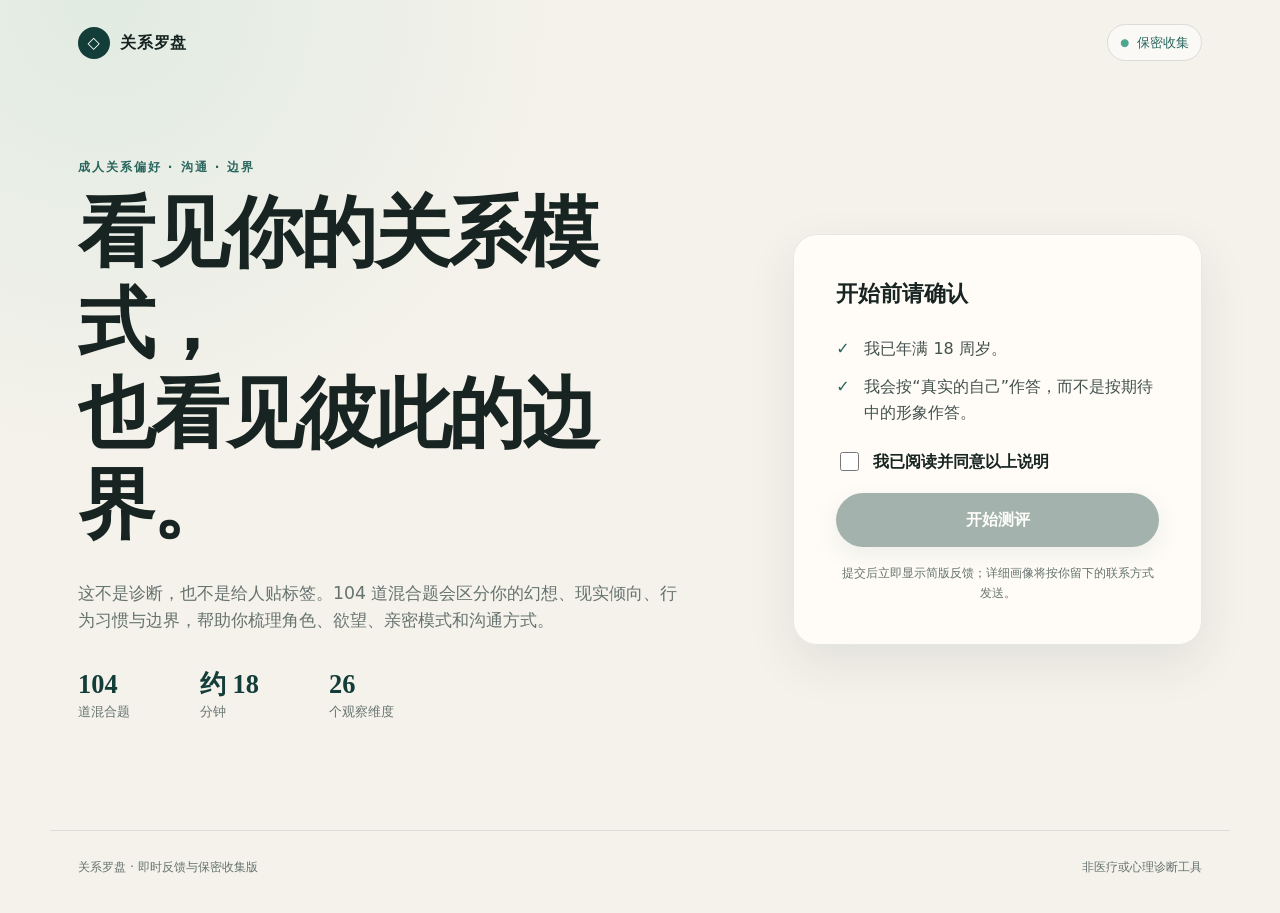
<file: index.html>
<!doctype html>
<html lang="zh-CN">
<head>
  <meta charset="utf-8">
  <meta name="viewport" content="width=device-width, initial-scale=1, viewport-fit=cover">
  <meta name="theme-color" content="#122c2a">
  <meta name="description" content="成人亲密关系偏好、沟通方式与边界探索测评。提交后即时获得简版反馈。">
  <title>关系偏好与边界探索测评</title>
  <link rel="icon" href="data:image/svg+xml,%3Csvg xmlns='http://www.w3.org/2000/svg' viewBox='0 0 64 64'%3E%3Crect width='64' height='64' rx='32' fill='%23123d38'/%3E%3Cpath d='M32 15 49 32 32 49 15 32Z' fill='none' stroke='%23fff' stroke-width='4'/%3E%3C/svg%3E">
  <link rel="stylesheet" href="styles.css">
</head>
<body>
  <a class="skip-link" href="#main">跳到主要内容</a>
  <header class="topbar">
    <a class="brand" href="#" aria-label="返回首页">
      <span class="brand-mark" aria-hidden="true">◇</span>
      <span>关系罗盘</span>
    </a>
    <span class="privacy-pill"><span aria-hidden="true">●</span> 保密收集</span>
  </header>

  <main id="main">
    <section id="welcome-view" class="view hero" aria-labelledby="welcome-title">
      <div class="hero-copy">
        <p class="eyebrow">成人关系偏好 · 沟通 · 边界</p>
        <h1 id="welcome-title">看见你的关系模式，<br>也看见彼此的边界。</h1>
        <p class="lead">这不是诊断，也不是给人贴标签。104 道混合题会区分你的幻想、现实倾向、行为习惯与边界，帮助你梳理角色、欲望、亲密模式和沟通方式。</p>
        <div class="hero-stats" aria-label="测评信息">
          <div><strong>104</strong><span>道混合题</span></div>
          <div><strong>约 18</strong><span>分钟</span></div>
          <div><strong>26</strong><span>个观察维度</span></div>
        </div>
      </div>

      <aside class="start-card" aria-label="开始测评">
        <h2>开始前请确认</h2>
        <ul class="check-list">
          <li>我已年满 18 周岁。</li>
          <li>我会按“真实的自己”作答，而不是按期待中的形象作答。</li>
        </ul>
        <label class="consent-row">
          <input id="consent" type="checkbox">
          <span>我已阅读并同意以上说明</span>
        </label>
        <button id="start-button" class="primary-button" type="button" disabled>开始测评</button>
        <button id="resume-button" class="text-button hidden" type="button">继续上次进度</button>
        <p id="backend-status" class="microcopy">提交后立即显示简版反馈；详细画像将按你留下的联系方式发送。</p>
      </aside>
    </section>

    <section id="contact-view" class="view contact-shell hidden" aria-labelledby="contact-title">
      <div class="contact-intro">
        <p class="eyebrow">最后一步</p>
        <h1 id="contact-title">留下接收详细报告的方式</h1>
        <p>提交成功后，你会立即看到简版反馈。问卷发起者会结合答卷生成更详细的人格画像，并通过下方联系方式发送给你。</p>
      </div>
      <form id="contact-form" class="contact-card" novalidate>
        <label class="field-label" for="display-name">怎么称呼你 <span>选填</span></label>
        <input id="display-name" class="text-input" type="text" maxlength="40" autocomplete="nickname" placeholder="昵称即可，不必填写真实姓名">

        <label class="field-label" for="contact-kind">接收方式</label>
        <select id="contact-kind" class="text-input" required>
          <option value="">请选择</option>
          <option value="QQ">QQ</option>
          <option value="微信">微信</option>
          <option value="邮箱">邮箱</option>
          <option value="其他">其他</option>
        </select>

        <label class="field-label" for="contact-value">联系方式</label>
        <input id="contact-value" class="text-input" type="text" maxlength="120" autocomplete="off" placeholder="请输入QQ号、微信号、邮箱或其他联系方式" required>

        <div class="privacy-box">
          <h2>隐私与数据使用说明</h2>
          <p>本次填写内容仅问卷发起者可知，数据仅用于为你生成并发送详细画像报告，不会对外传播。你留下的联系方式仅用于接收报告及与本次报告有关的必要沟通。请勿填写身份证号、住址、单位等无关信息。</p>
        </div>

        <label class="consent-row">
          <input id="collection-consent" type="checkbox" required>
          <span>我已了解上述用途，并同意提交本次答案和联系方式</span>
        </label>
        <p id="submit-error" class="form-error hidden" role="alert"></p>
        <div class="quiz-actions">
          <button id="contact-back-button" class="secondary-button" type="button">返回检查答案</button>
          <button id="submit-response-button" class="primary-button" type="submit">保密提交并查看反馈</button>
        </div>
      </form>
    </section>

    <section id="quiz-view" class="view quiz-shell hidden" aria-labelledby="quiz-title">
      <div class="quiz-header">
        <div>
          <p class="eyebrow">关系罗盘 · 自我探索版</p>
          <h1 id="quiz-title">请选择最接近你真实状态的答案</h1>
          <p class="quiz-note">题目会在取舍、频率、吸引程度和现实习惯之间切换，请留意每题选项含义。</p>
        </div>
        <button id="save-exit-button" class="ghost-button" type="button">保存并退出</button>
      </div>

      <div class="progress-wrap">
        <div class="progress-meta"><span id="progress-label">第 1 / 21 页</span><span id="answer-count">已答 0 / 104</span></div>
        <div class="progress-track" role="progressbar" aria-label="答题进度" aria-valuemin="0" aria-valuemax="100" aria-valuenow="0">
          <div id="progress-bar" class="progress-bar"></div>
        </div>
      </div>

      <form id="question-form" novalidate>
        <div id="questions-container" class="questions-list"></div>
        <p id="form-error" class="form-error hidden" role="alert">请完成本页全部题目后再继续。</p>
        <div class="quiz-actions">
          <button id="prev-button" class="secondary-button" type="button">上一页</button>
          <button id="next-button" class="primary-button" type="submit">下一页</button>
        </div>
      </form>
    </section>

    <section id="result-view" class="view result-shell hidden" aria-labelledby="result-title">
      <div class="result-hero">
        <p class="eyebrow">你的关系罗盘类型</p>
        <p id="type-code" class="type-code">—</p>
        <h1 id="result-title">正在生成结果…</h1>
        <p id="result-tagline" class="result-tagline"></p>
        <p id="result-summary" class="result-summary"></p>
        <div class="result-actions">
          <button id="copy-result-button" class="primary-button" type="button">复制结果摘要</button>
          <button id="download-result-button" class="secondary-button" type="button">导出个人数据</button>
        </div>
      </div>

      <div class="result-grid">
        <article class="panel radar-panel">
          <div class="panel-heading"><div><p class="eyebrow">核心轮廓</p><h2>你的关系雷达</h2></div><span class="panel-note">0–10</span></div>
          <div id="radar-chart" class="radar-chart"></div>
        </article>
        <article class="panel">
          <div class="panel-heading"><div><p class="eyebrow">维度概览</p><h2>你的突出倾向</h2></div><span class="panel-note">0–10</span></div>
          <div id="score-bars" class="score-bars"></div>
        </article>
        <article class="panel full-width-panel">
          <p class="eyebrow">个性化解读</p>
          <h2>更适合你的互动方式</h2>
          <div id="insights" class="insights"></div>
        </article>
      </div>

      <article class="panel full-panel">
        <p class="eyebrow">使用说明</p>
        <h2>把结果当作沟通起点，而不是结论</h2>
        <p>分数代表你在当前阶段对某类关系体验的自我认同程度，不代表能力、价值或固定身份。关系中的任何探索都应建立在成年人之间知情、自愿、可撤回的同意上；安全词、事前协商和事后照护比“类型匹配”更重要。详细画像将由问卷发起者通过你留下的联系方式发送。</p>
      </article>

      <div class="bottom-actions">
        <button id="restart-button" class="text-button" type="button">清除答案并重新测试</button>
      </div>
    </section>
  </main>

  <footer>
    <span>关系罗盘 · 即时反馈与保密收集版</span>
    <span>非医疗或心理诊断工具</span>
  </footer>

  <script src="config.js"></script>
  <script src="backend.js"></script>
  <script src="questions.js"></script>
  <script src="app.js"></script>
</body>
</html>
</file>
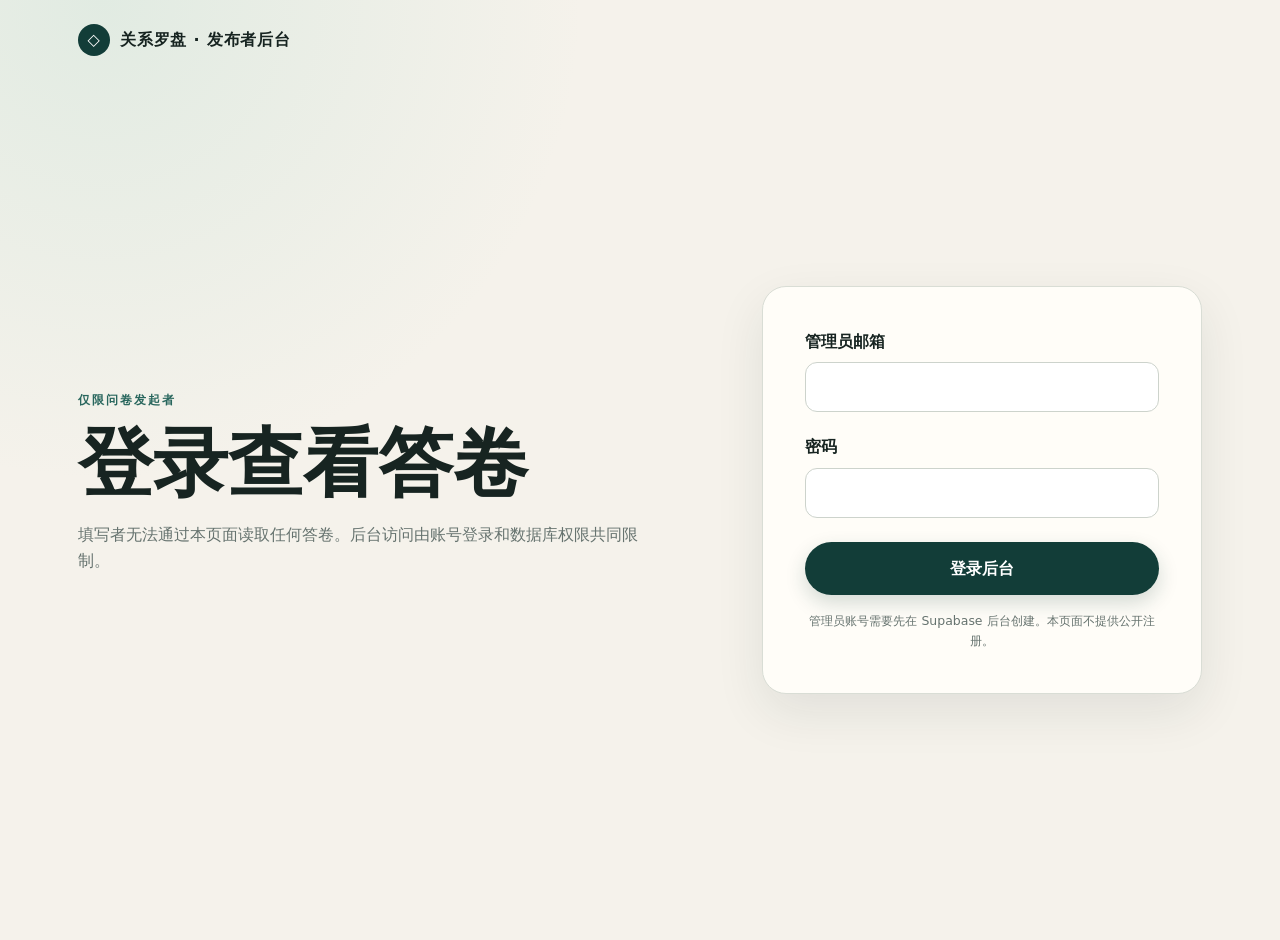
<file: admin.html>
<!doctype html>
<html lang="zh-CN">
<head>
  <meta charset="utf-8">
  <meta name="viewport" content="width=device-width, initial-scale=1">
  <meta name="theme-color" content="#122c2a">
  <meta name="robots" content="noindex,nofollow">
  <title>关系罗盘 · 发布者后台</title>
  <link rel="icon" href="data:image/svg+xml,%3Csvg xmlns='http://www.w3.org/2000/svg' viewBox='0 0 64 64'%3E%3Crect width='64' height='64' rx='32' fill='%23123d38'/%3E%3Cpath d='M32 15 49 32 32 49 15 32Z' fill='none' stroke='%23fff' stroke-width='4'/%3E%3C/svg%3E">
  <link rel="stylesheet" href="styles.css">
  <link rel="stylesheet" href="admin.css">
</head>
<body class="admin-body">
  <header class="topbar admin-topbar">
    <a class="brand" href="index.html"><span class="brand-mark" aria-hidden="true">◇</span><span>关系罗盘 · 发布者后台</span></a>
    <button id="logout-button" class="ghost-button hidden" type="button">退出登录</button>
  </header>

  <main class="admin-main">
    <section id="login-view" class="login-shell">
      <div>
        <p class="eyebrow">仅限问卷发起者</p>
        <h1>登录查看答卷</h1>
        <p>填写者无法通过本页面读取任何答卷。后台访问由账号登录和数据库权限共同限制。</p>
      </div>
      <form id="login-form" class="contact-card">
        <label class="field-label" for="admin-email">管理员邮箱</label>
        <input id="admin-email" class="text-input" type="email" autocomplete="username" required>
        <label class="field-label" for="admin-password">密码</label>
        <input id="admin-password" class="text-input" type="password" autocomplete="current-password" required>
        <p id="login-error" class="form-error hidden" role="alert"></p>
        <button id="login-button" class="primary-button full-button" type="submit">登录后台</button>
        <p class="microcopy">管理员账号需要先在 Supabase 后台创建。本页面不提供公开注册。</p>
      </form>
    </section>

    <section id="dashboard-view" class="hidden" aria-labelledby="dashboard-title">
      <div class="dashboard-heading">
        <div><p class="eyebrow">答卷概览</p><h1 id="dashboard-title">关系画像收集后台</h1><p id="survey-meta" class="dashboard-subtitle"></p></div>
        <div class="dashboard-actions">
          <button id="refresh-button" class="secondary-button" type="button">刷新数据</button>
          <button id="export-button" class="primary-button" type="button">导出 CSV</button>
        </div>
      </div>

      <div id="setup-card" class="setup-card hidden">
        <h2>还差一步即可开放收集</h2>
        <p>后台已经建立问卷记录。请把下面的问卷编号复制到 <code>config.js</code> 的 <code>surveyId</code> 中，再重新发布网站。</p>
        <div class="copy-field"><code id="survey-id-value"></code><button id="copy-survey-id" class="ghost-button" type="button">复制编号</button></div>
      </div>

      <div class="stat-grid">
        <article class="stat-card"><span>完成答卷</span><strong id="stat-total">0</strong></article>
        <article class="stat-card"><span>待发送报告</span><strong id="stat-pending">0</strong></article>
        <article class="stat-card"><span>已发送报告</span><strong id="stat-sent">0</strong></article>
        <article class="stat-card"><span>主要类型数</span><strong id="stat-types">0</strong></article>
      </div>

      <div class="dashboard-toolbar">
        <label class="search-field"><span class="sr-only">搜索</span><input id="search-input" class="text-input" type="search" placeholder="搜索昵称、联系方式或类型"></label>
        <select id="status-filter" class="text-input compact-select" aria-label="按报告状态筛选">
          <option value="全部">全部状态</option><option value="待发送">待发送</option><option value="制作中">制作中</option><option value="已发送">已发送</option>
        </select>
      </div>

      <p id="dashboard-error" class="form-error hidden" role="alert"></p>
      <div class="table-wrap">
        <table>
          <thead><tr><th>完成时间</th><th>称呼</th><th>联系方式</th><th>类型</th><th>报告状态</th><th>操作</th></tr></thead>
          <tbody id="response-rows"></tbody>
        </table>
        <div id="empty-state" class="empty-state">暂时还没有完成的答卷。</div>
      </div>
    </section>
  </main>

  <dialog id="response-dialog" class="response-dialog">
    <form method="dialog"><button class="dialog-close" aria-label="关闭">×</button></form>
    <div id="response-detail"></div>
  </dialog>

  <script src="config.js"></script>
  <script src="backend.js"></script>
  <script src="admin.js"></script>
</body>
</html>
</file>
<file: styles.css>
:root {
  --ink: #172421;
  --muted: #66736f;
  --paper: #f5f2eb;
  --card: #fffdf8;
  --line: #d9ddd5;
  --forest: #123d38;
  --forest-2: #28665d;
  --mint: #a8d7c9;
  --sun: #e6b85c;
  --danger: #a34141;
  --shadow: 0 18px 50px rgba(20, 43, 39, 0.09);
  --radius: 24px;
}

* { box-sizing: border-box; }
html { scroll-behavior: smooth; }
body {
  margin: 0;
  color: var(--ink);
  background:
    radial-gradient(circle at 8% 0%, rgba(168, 215, 201, .26), transparent 30rem),
    var(--paper);
  font-family: "Noto Sans SC", "Microsoft YaHei", system-ui, -apple-system, sans-serif;
  line-height: 1.6;
}
button, input { font: inherit; }
button { cursor: pointer; }
button:focus-visible, input:focus-visible, a:focus-visible { outline: 3px solid var(--sun); outline-offset: 3px; }
.hidden { display: none !important; }
.skip-link { position: fixed; left: 1rem; top: -5rem; z-index: 99; padding: .7rem 1rem; color: white; background: var(--forest); border-radius: 8px; }
.skip-link:focus { top: 1rem; }

.topbar {
  max-width: 1180px;
  margin: 0 auto;
  padding: 24px 28px;
  display: flex;
  align-items: center;
  justify-content: space-between;
}
.brand { display: flex; align-items: center; gap: 10px; color: var(--ink); font-weight: 760; text-decoration: none; letter-spacing: .05em; }
.brand-mark { display: grid; place-items: center; width: 32px; height: 32px; border-radius: 50%; color: white; background: var(--forest); }
.privacy-pill { display: inline-flex; align-items: center; gap: 8px; padding: 7px 12px; border: 1px solid var(--line); border-radius: 999px; color: var(--forest-2); background: rgba(255,255,255,.55); font-size: .83rem; }
.privacy-pill span { color: #4ea68e; font-size: .65rem; }

.view { max-width: 1180px; margin: 0 auto; padding: 52px 28px 88px; }
.hero { min-height: calc(100vh - 155px); display: grid; grid-template-columns: 1.2fr .8fr; gap: clamp(40px, 8vw, 110px); align-items: center; }
.eyebrow { margin: 0 0 12px; color: var(--forest-2); font-size: .76rem; font-weight: 800; letter-spacing: .16em; text-transform: uppercase; }
.hero h1, .quiz-header h1, .result-hero h1 { margin: 0; font-family: "Songti SC", "STSong", Georgia, serif; font-weight: 650; line-height: 1.18; }
.hero h1 { max-width: 720px; font-size: clamp(2.7rem, 6vw, 5.3rem); letter-spacing: -.04em; }
.lead { max-width: 690px; margin: 28px 0 34px; color: var(--muted); font-size: 1.08rem; }
.hero-stats { display: flex; gap: clamp(26px, 6vw, 70px); }
.hero-stats div { display: flex; flex-direction: column; }
.hero-stats strong { color: var(--forest); font-family: Georgia, serif; font-size: 1.65rem; line-height: 1.2; }
.hero-stats span { color: var(--muted); font-size: .82rem; }
.start-card, .panel { background: rgba(255, 253, 248, .92); border: 1px solid rgba(29, 72, 65, .11); box-shadow: var(--shadow); }
.start-card { padding: clamp(26px, 4vw, 42px); border-radius: var(--radius); }
.start-card h2, .panel h2 { margin: 0; font-size: 1.35rem; }
.check-list { margin: 24px 0; padding: 0; list-style: none; }
.check-list li { position: relative; margin: 13px 0; padding-left: 28px; color: #43514e; }
.check-list li::before { content: "✓"; position: absolute; left: 0; top: 0; color: var(--forest-2); font-weight: 900; }
.consent-row { display: flex; align-items: flex-start; gap: 11px; margin: 24px 0 18px; font-weight: 650; }
.consent-row input { width: 19px; height: 19px; margin-top: 3px; accent-color: var(--forest); }
.primary-button, .secondary-button, .ghost-button, .text-button { border: 0; border-radius: 999px; font-weight: 760; transition: transform .18s ease, box-shadow .18s ease, background .18s ease; }
.primary-button { padding: 14px 25px; color: white; background: var(--forest); box-shadow: 0 8px 20px rgba(18,61,56,.18); }
.primary-button:hover:not(:disabled), .secondary-button:hover, .ghost-button:hover { transform: translateY(-1px); }
.primary-button:disabled { cursor: not-allowed; opacity: .38; }
.start-card .primary-button { width: 100%; }
.secondary-button { padding: 13px 24px; color: var(--forest); background: transparent; border: 1px solid var(--forest); }
.ghost-button { padding: 10px 17px; color: var(--forest); background: rgba(255,255,255,.58); border: 1px solid var(--line); }
.text-button { padding: 10px 8px; color: var(--forest-2); background: transparent; text-decoration: underline; text-underline-offset: 4px; }
.microcopy { margin: 16px 0 0; color: var(--muted); font-size: .78rem; text-align: center; }

.quiz-shell { max-width: 900px; }
.contact-shell { max-width: 760px; }
.contact-intro { margin-bottom: 28px; }
.contact-intro h1 { margin: 0; font-family: "Songti SC", "STSong", Georgia, serif; font-size: clamp(2rem, 5vw, 3.5rem); line-height: 1.2; }
.contact-intro > p:last-child { max-width: 680px; color: var(--muted); }
.contact-card { padding: clamp(24px, 5vw, 42px); background: var(--card); border: 1px solid var(--line); border-radius: var(--radius); box-shadow: var(--shadow); }
.field-label { display: flex; justify-content: space-between; margin: 22px 0 8px; font-weight: 760; }
.field-label:first-child { margin-top: 0; }
.field-label span { color: var(--muted); font-size: .82rem; font-weight: 500; }
.text-input { width: 100%; min-height: 50px; padding: 11px 14px; color: var(--ink); background: #fff; border: 1px solid #cdd3cc; border-radius: 12px; font-size: 1rem; }
.text-input:focus { border-color: var(--forest-2); outline: 3px solid rgba(230,184,92,.48); }
.privacy-box { margin: 28px 0 20px; padding: 20px; background: #eef4f1; border: 1px solid #d1e2dc; border-radius: 16px; }
.privacy-box h2 { margin: 0 0 8px; font-size: 1rem; }
.privacy-box p { margin: 0; color: #52615d; font-size: .88rem; }
.setup-warning { margin-top: 14px; color: var(--danger); font-weight: 700; }
.quiz-header { display: flex; align-items: flex-start; justify-content: space-between; gap: 30px; margin-bottom: 30px; }
.quiz-header h1 { font-size: clamp(1.8rem, 4vw, 2.7rem); }
.progress-wrap { position: sticky; top: 0; z-index: 10; margin: 0 -12px 28px; padding: 14px 12px 12px; background: rgba(245, 242, 235, .94); backdrop-filter: blur(10px); }
.progress-meta { display: flex; justify-content: space-between; margin-bottom: 8px; color: var(--muted); font-size: .82rem; }
.progress-track { height: 6px; overflow: hidden; background: #dcded8; border-radius: 999px; }
.progress-bar { width: 0; height: 100%; background: linear-gradient(90deg, var(--forest), #72b4a2); border-radius: inherit; transition: width .25s ease; }
.questions-list { display: grid; gap: 18px; }
.question-card { padding: clamp(22px, 4vw, 34px); background: var(--card); border: 1px solid var(--line); border-radius: 20px; }
.question-number { margin: 0 0 8px; color: var(--forest-2); font-size: .75rem; font-weight: 800; letter-spacing: .08em; }
.question-text { display: block; margin: 0 0 22px; font-size: 1.08rem; font-weight: 680; line-height: 1.6; }
.scale { display: grid; grid-template-columns: repeat(5, 1fr); gap: 8px; }
.scale-option { position: relative; }
.scale-option input { position: absolute; opacity: 0; pointer-events: none; }
.scale-option span { min-height: 53px; display: grid; place-items: center; padding: 7px 4px; border: 1px solid var(--line); border-radius: 12px; color: var(--muted); background: #faf9f5; font-size: .78rem; text-align: center; transition: .16s ease; }
.scale-option input:checked + span { color: white; border-color: var(--forest); background: var(--forest); box-shadow: 0 7px 16px rgba(18,61,56,.16); }
.scale-option input:focus-visible + span { outline: 3px solid var(--sun); outline-offset: 2px; }
.quiz-actions { display: flex; justify-content: space-between; gap: 16px; margin-top: 28px; }
.form-error { margin: 18px 0 0; color: var(--danger); font-weight: 700; }

.result-shell { max-width: 1000px; }
.result-hero { max-width: 780px; margin: 30px auto 52px; text-align: center; }
.type-code { display: inline-grid; place-items: center; min-width: 86px; height: 44px; margin: 4px 0 18px; padding: 0 18px; color: white; background: var(--forest); border-radius: 999px; font-family: Georgia, serif; font-weight: 800; letter-spacing: .12em; }
.result-hero h1 { font-size: clamp(2.2rem, 5vw, 4.2rem); }
.result-summary { max-width: 680px; margin: 22px auto; color: var(--muted); font-size: 1.08rem; }
.result-tagline { max-width: 720px; margin: 20px auto 0; font-family: "Songti SC", "STSong", Georgia, serif; font-size: clamp(1.22rem, 2.5vw, 1.65rem); line-height: 1.6; color: var(--ink); }
.quiz-note { margin: 10px 0 0; color: var(--muted); font-size: .92rem; }
.result-actions { display: flex; justify-content: center; flex-wrap: wrap; gap: 12px; margin-top: 28px; }
.result-grid { display: grid; grid-template-columns: 1.1fr .9fr; gap: 20px; }
.panel { padding: clamp(24px, 4vw, 36px); border-radius: var(--radius); }
.panel-heading { display: flex; justify-content: space-between; gap: 20px; }
.panel-note { color: var(--muted); font-size: .78rem; }
.score-bars { display: grid; gap: 18px; margin-top: 28px; }
.score-row-top { display: flex; justify-content: space-between; gap: 14px; margin-bottom: 7px; font-size: .88rem; }
.score-row-top strong { color: var(--forest); }
.score-track { height: 9px; overflow: hidden; background: #e5e6df; border-radius: 999px; }
.score-fill { height: 100%; background: linear-gradient(90deg, var(--forest), #72b4a2); border-radius: inherit; }
.full-width-panel { grid-column: 1 / -1; }
.radar-chart { display: grid; place-items: center; min-height: 380px; }
.radar-chart svg { width: min(100%, 430px); overflow: visible; }
.radar-grid polygon, .radar-grid line { fill: none; stroke: #d8ddd6; stroke-width: 1; }
.radar-area { fill: rgba(18, 90, 80, .24); stroke: var(--forest); stroke-width: 2.5; stroke-linejoin: round; }
.radar-labels text { fill: var(--ink); font-size: 11px; font-weight: 650; }
.radar-labels tspan { fill: var(--forest); font-size: 10px; font-weight: 750; }
.question-detail { display: block; margin-top: 10px; color: var(--forest); font-size: .92rem; font-weight: 650; line-height: 1.55; }
.insights { display: grid; gap: 18px; margin-top: 25px; }
.insight { padding-left: 17px; border-left: 3px solid var(--mint); }
.insight h3 { margin: 0 0 4px; font-size: .98rem; }
.insight p, .full-panel p { margin: 0; color: var(--muted); font-size: .91rem; }
.full-panel { margin-top: 20px; }
.bottom-actions { display: flex; justify-content: center; margin-top: 28px; }

footer { max-width: 1180px; margin: 0 auto; padding: 26px 28px 36px; display: flex; justify-content: space-between; gap: 20px; color: var(--muted); border-top: 1px solid var(--line); font-size: .78rem; }

@media (max-width: 760px) {
  .topbar { padding: 18px 18px; }
  .privacy-pill { font-size: .72rem; }
  .view { padding: 35px 18px 64px; }
  .hero { grid-template-columns: 1fr; gap: 42px; min-height: auto; }
  .hero h1 { font-size: clamp(2.65rem, 14vw, 4rem); }
  .hero-stats { justify-content: space-between; gap: 14px; }
  .hero-stats strong { font-size: 1.35rem; }
  .quiz-header { flex-direction: column; }
  .quiz-header .ghost-button { align-self: flex-end; }
  .scale { grid-template-columns: 1fr; }
  .scale-option span { min-height: 45px; display: flex; justify-content: flex-start; padding: 10px 14px; text-align: left; }
  .result-grid { grid-template-columns: 1fr; }
  footer { padding: 24px 18px; flex-direction: column; }
}

@media (prefers-reduced-motion: reduce) {
  *, *::before, *::after { scroll-behavior: auto !important; transition: none !important; }
}
</file>
<file: admin.css>
.admin-body { min-height: 100vh; }
.admin-main { max-width: 1180px; margin: 0 auto; padding: 50px 28px 90px; }
.login-shell { min-height: calc(100vh - 180px); display: grid; grid-template-columns: 1fr 440px; align-items: center; gap: 80px; }
.login-shell h1, .dashboard-heading h1 { margin: 0; font-family: "Songti SC", "STSong", Georgia, serif; font-size: clamp(2.4rem, 6vw, 4.7rem); line-height: 1.12; }
.login-shell > div > p:last-child { max-width: 560px; color: var(--muted); }
.full-button { width: 100%; margin-top: 24px; }
.dashboard-heading { display: flex; align-items: flex-end; justify-content: space-between; gap: 30px; margin-bottom: 34px; }
.dashboard-heading h1 { font-size: clamp(2.2rem, 5vw, 4rem); }
.dashboard-subtitle { margin: 10px 0 0; color: var(--muted); }
.dashboard-actions { display: flex; gap: 10px; flex-wrap: wrap; }
.setup-card { margin-bottom: 22px; padding: 24px; color: #503f1e; background: #fff3d6; border: 1px solid #efd79c; border-radius: 18px; }
.setup-card h2 { margin: 0 0 8px; }
.setup-card p { margin: 0 0 14px; }
.copy-field { display: flex; align-items: center; justify-content: space-between; gap: 16px; padding: 10px 12px; background: rgba(255,255,255,.62); border-radius: 10px; }
.copy-field code { overflow-wrap: anywhere; }
.stat-grid { display: grid; grid-template-columns: repeat(4, 1fr); gap: 14px; margin-bottom: 26px; }
.stat-card { padding: 22px; background: var(--card); border: 1px solid var(--line); border-radius: 18px; }
.stat-card span { display: block; color: var(--muted); font-size: .82rem; }
.stat-card strong { display: block; margin-top: 6px; color: var(--forest); font: 700 2rem/1 Georgia, serif; }
.dashboard-toolbar { display: flex; gap: 12px; margin-bottom: 16px; }
.search-field { flex: 1; }
.compact-select { width: 180px; }
.table-wrap { overflow: hidden; background: var(--card); border: 1px solid var(--line); border-radius: 18px; box-shadow: var(--shadow); }
table { width: 100%; border-collapse: collapse; }
th, td { padding: 15px 16px; border-bottom: 1px solid #e6e8e2; text-align: left; vertical-align: middle; }
th { color: var(--muted); background: #f0f3ef; font-size: .78rem; letter-spacing: .05em; }
td { font-size: .88rem; }
tbody tr:hover { background: #fafbf8; }
.status-select { min-width: 98px; padding: 7px 9px; border: 1px solid var(--line); border-radius: 9px; background: white; }
.table-button { padding: 6px 10px; color: var(--forest); background: transparent; border: 1px solid var(--line); border-radius: 9px; font-weight: 700; }
.empty-state { padding: 50px 20px; color: var(--muted); text-align: center; }
.response-dialog { width: min(760px, calc(100% - 30px)); max-height: 88vh; padding: 30px; color: var(--ink); background: var(--card); border: 0; border-radius: 22px; box-shadow: 0 30px 100px rgba(0,0,0,.25); }
.response-dialog::backdrop { background: rgba(10,25,22,.58); backdrop-filter: blur(4px); }
.dialog-close { float: right; width: 36px; height: 36px; color: var(--ink); background: #eef1ec; border: 0; border-radius: 50%; font-size: 1.4rem; }
.detail-head h2 { margin: 0; font: 650 2rem/1.2 "Songti SC", "STSong", Georgia, serif; }
.detail-meta { color: var(--muted); }
.detail-grid { display: grid; grid-template-columns: repeat(2, 1fr); gap: 10px; margin: 22px 0; }
.detail-grid div { padding: 14px; background: #f0f3ef; border-radius: 12px; }
.detail-grid span { display: block; color: var(--muted); font-size: .76rem; }
.detail-scores { display: grid; grid-template-columns: repeat(3, 1fr); gap: 8px; }
.detail-score { padding: 10px; border: 1px solid var(--line); border-radius: 10px; }
.detail-score strong { float: right; color: var(--forest); }
.sr-only { position: absolute; width: 1px; height: 1px; padding: 0; margin: -1px; overflow: hidden; clip: rect(0,0,0,0); white-space: nowrap; border: 0; }

@media (max-width: 820px) {
  .admin-main { padding: 30px 16px 60px; }
  .login-shell { grid-template-columns: 1fr; gap: 30px; }
  .dashboard-heading { align-items: flex-start; flex-direction: column; }
  .stat-grid { grid-template-columns: repeat(2, 1fr); }
  .dashboard-toolbar { flex-direction: column; }
  .compact-select { width: 100%; }
  .table-wrap { overflow-x: auto; }
  table { min-width: 760px; }
  .detail-scores { grid-template-columns: repeat(2, 1fr); }
}
</file>
